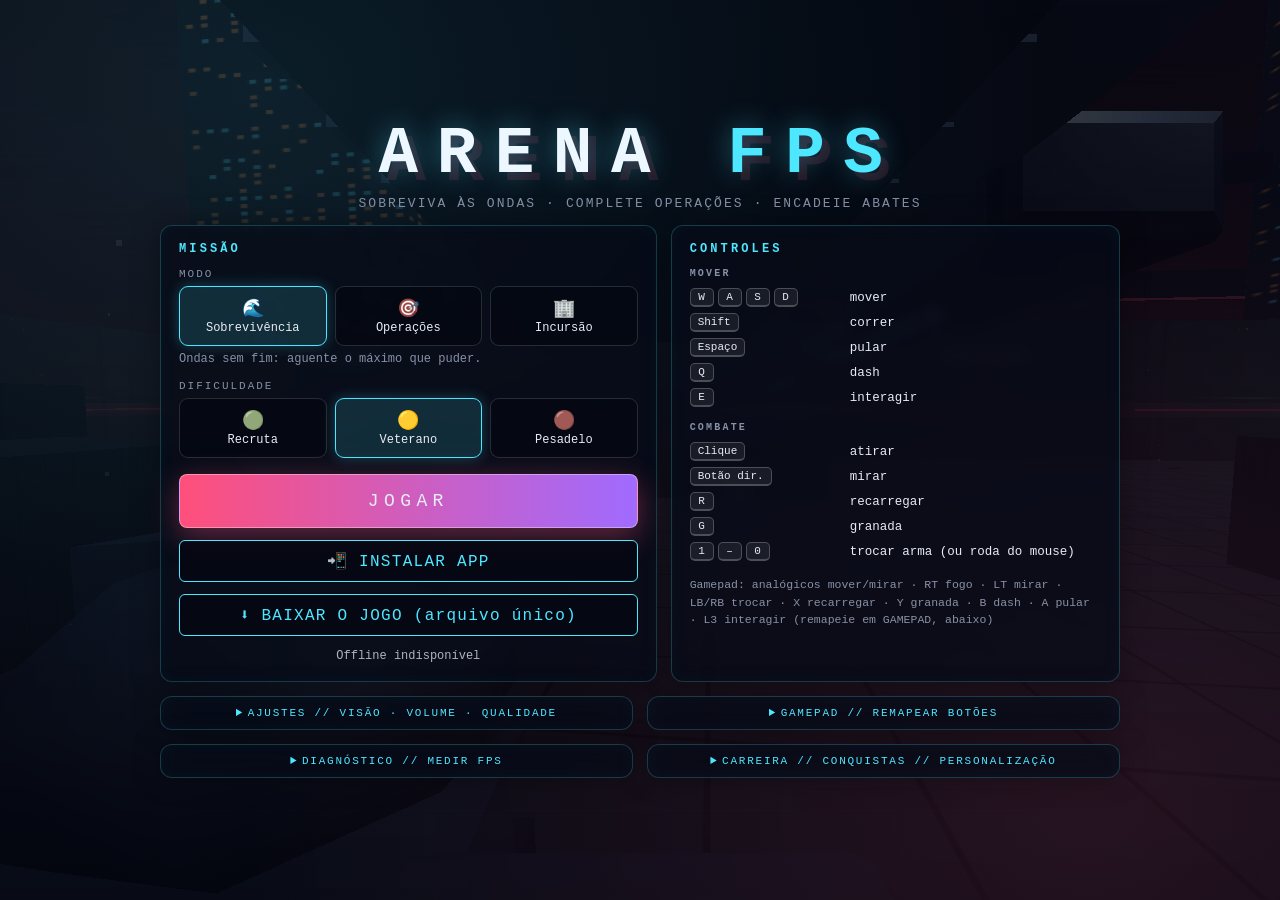
<file: index.html>
<!DOCTYPE html>
<html lang="pt-BR">
<head>
<meta charset="UTF-8">
<meta name="viewport" content="width=device-width, initial-scale=1.0, maximum-scale=1.0, user-scalable=no, viewport-fit=cover">
<meta name="theme-color" content="#050812">
<meta name="description" content="Arena FPS cyberpunk de sobrevivência em ondas e operações táticas offline.">
<meta name="mobile-web-app-capable" content="yes">
<meta name="apple-mobile-web-app-capable" content="yes">
<meta name="apple-mobile-web-app-status-bar-style" content="black-translucent">
<title>Arena FPS — Industrial Sci-Fi · P71</title>
<link rel="stylesheet" href="style.css">
<link rel="manifest" href="manifest.json">
<link rel="icon" href="icon.svg" type="image/svg+xml">
<link rel="apple-touch-icon" href="apple-touch-icon.png">
</head>
<body>
<div id="updateBar" class="hidden" role="alert"><span>Nova versão disponível.</span><button id="updateBtn" type="button">ATUALIZAR</button><button id="updateLater" type="button" aria-label="Dispensar">×</button></div>
<main id="game" aria-label="Arena 3D do jogo"></main>
<div id="hud">
  <div id="vignette"></div>
  <div id="scope"></div>
  <div id="bossBar" class="hidden"><small class="boss-kicker">ALERTA DE CHEFE</small><span id="bossName">CHEFE</span><div><i id="bossFill"></i></div></div>
  <div id="objArrow" class="obj-arrow hidden" aria-hidden="true"><svg viewBox="0 0 40 40"><path d="M20 3 L35 33 L20 26 L5 33 Z"/></svg><span id="objArrowDist">0 m</span></div>
  <section id="objectivePanel" class="panel hidden" aria-live="polite" aria-label="Objetivo atual">
    <div class="objective-kicker">OPERAÇÃO // <span id="objectiveWave">--</span></div>
    <b id="objectiveName">OBJETIVO</b>
    <small id="objectiveHint"></small>
    <div class="objective-progress"><i id="objectiveFill"></i></div>
    <div id="objectiveStatus"></div>
  </section>
  <canvas id="droneOverlay" aria-hidden="true"></canvas>
  <canvas id="radar" width="160" height="160" aria-label="Radar dos inimigos e itens" role="img"></canvas>
  <div id="crosshair"><i></i><i></i><i></i><i></i><b></b></div>
  <div id="terminalPrompt" class="hidden" aria-live="polite"><b> E · OPERAR TERMINAL </b><small>SEGURE PARA INVADIR</small></div>
  <div id="hitmarker"></div>
  <div id="qualityVignette" aria-hidden="true"></div>
  <div id="banner"></div>
  <div id="waveSplash" aria-hidden="true"></div>
  <div id="damageDirection">▲</div>
  <div id="combo"><b id="comboN">x1</b><span>COMBO</span><div><i id="comboBar"></i></div></div>
  <div id="feed"></div>
  <section class="panel" id="health" aria-label="Vida do jogador">
    <div class="label">Vida</div>
    <div class="bar"><div id="hpGhost"></div><div id="hpFill"></div></div>
    <div id="hpTxt">100</div>
  </section>
  <section class="panel" id="stats" aria-label="Estatísticas da partida">
    <div class="label">Pontuação</div>
    <div id="score">000000</div>
    <div class="row"><span>Onda</span><b id="wave">1</b></div>
    <div class="row"><span>Abates</span><b id="kills">0</b></div>
    <div class="row"><span>Restantes</span><b id="remaining">0</b></div>
    <div class="row"><span>Recorde</span><b id="best">0</b></div>
  </section>
  <section class="panel" id="weapon" aria-label="Arma e munição atuais">
    <div id="wname">Pistola</div>
    <small id="wrole">PRECISÃO</small>
    <div id="ammoLine"><span id="ammo">12</span> <small>/ <span id="reserve">72</span></small></div>
    <small id="reloadLabel" aria-live="polite"></small>
    <div id="reloadWrap"><div id="reloadBar"></div></div>
    <div id="grenadeInfo"><kbd>G</kbd> GRANADA <b id="grenades">3</b> <span class="sep">·</span> <b id="creditsHud">0</b>¢</div>
  </section>
  <nav class="panel" id="slots" aria-label="Seleção de armas"></nav>
</div>
<div id="touch">
  <div id="joyZone"></div>
  <div id="lookZone"></div>
  <div id="joyBase" class="idle"><div id="joyKnob"></div></div>
  <div id="cluster">
    <button class="tbtn" id="bFire" type="button">FOGO</button>
    <button class="tbtn" id="bAds" type="button">MIRAR</button>
    <button class="tbtn" id="bReload" type="button">RECAR.</button>
    <button class="tbtn" id="bJump" type="button">PULO</button>
    <button class="tbtn" id="bDash" type="button">DASH</button>
    <button class="tbtn" id="bGrenade" type="button">GRANADA</button>
    <button class="tbtn" id="bInteract" type="button" aria-label="Interagir com o objetivo">USAR</button>
  </div>
  <button class="tbtn" id="bPause" type="button" aria-label="Pausar">II</button>
</div>
<div id="rotateMsg"><span>⟳</span>GIRE O CELULAR<br>PARA O MODO HORIZONTAL</div>
<div id="cineTop" class="cine" aria-hidden="true"></div><div id="cineBot" class="cine" aria-hidden="true"></div>
<div id="sysNotes" aria-live="polite"></div>
<div id="scanFlash" aria-hidden="true"></div>
<button id="deckBtn" class="hidden" type="button" aria-label="Abrir o cyberdeck (tecla T)">⌨ DECK [T]</button>
<div id="deck" class="hidden deck-kali" role="dialog" aria-label="Cyberdeck (simulação, sem rede real)">
  <div class="deck-laptop">
    <header class="deck-bar"><b>CYBERDECK CX-7</b><span>SIMULAÇÃO · SEM REDE REAL</span>
      <div class="deck-chips" aria-live="off"><i id="deckChipScan">SCAN</i><i id="deckChipJam">JAM</i></div>
      <button id="deckCrt" type="button" class="deck-crt" aria-pressed="true" title="Efeito de monitor antigo">CRT</button>
      <div class="deck-skins" role="group" aria-label="Visual do shell"><button type="button" data-skin="kali">KALI</button><button type="button" data-skin="arch">ARCH</button></div>
      <button id="deckClose" type="button" aria-label="Fechar o deck">✕</button></header>
    <div class="deck-panes">
      <section id="paneShell" class="deck-pane on" aria-label="Shell">
        <canvas id="deckRain" aria-hidden="true"></canvas>
        <div id="deckOut" class="deck-out" role="log" aria-live="polite"></div>
        <form id="deckForm" class="deck-in" autocomplete="off"><label id="deckPrompt" for="deckInput"></label><input id="deckInput" autocomplete="off" autocapitalize="off" spellcheck="false" aria-label="Comando"></form>
      </section>
      <section id="paneFiles" class="deck-pane" aria-label="Arquivos (fictícios)">
        <div class="files-wrap"><ul id="filesList" class="files-list"></ul><pre id="filesView" class="files-view">Escolha um arquivo.</pre></div>
      </section>
      <section id="paneNet" class="deck-pane" aria-label="Mapa da rede">
        <canvas id="deckNet" width="640" height="320"></canvas>
      </section>
      <section id="paneDesk" class="deck-pane" aria-label="Área de trabalho">
        <div class="desk-sun" aria-hidden="true"></div>
        <div class="desk-win desk-mon" aria-label="Monitor do sistema"><b>sysmon</b><canvas id="deckMon" width="240" height="120"></canvas></div>
        <div class="desk-win desk-log" aria-label="Registro do sistema"><b>journal</b><pre id="deckLog"></pre></div>
        <div class="desk-icons">
          <button type="button" data-pane="paneShell"><i>▮_</i>Terminal</button>
          <button type="button" data-pane="paneFiles"><i>▤</i>Arquivos</button>
          <button type="button" data-pane="paneNet"><i>◎</i>Rede</button>
        </div>
      </section>
    </div>
    <footer class="deck-task">
      <div class="deck-tabs" role="tablist">
        <button type="button" data-pane="paneDesk" title="Área de trabalho">▣</button>
        <button type="button" data-pane="paneShell" class="on">TERMINAL</button>
        <button type="button" data-pane="paneFiles">ARQUIVOS</button>
        <button type="button" data-pane="paneNet">REDE</button>
      </div>
      <span id="deckClock" class="deck-clock">T+00:00</span>
      <button id="deckBell" type="button" class="deck-bell" aria-label="Avisos do sistema">🔔 <b id="deckBellN">0</b></button>
    </footer>
  </div>
</div>
<div id="incTerm" class="hidden" role="dialog" aria-label="Terminal NEXUS de invasão (cenográfico)">
  <div class="nexus-shell">
    <header class="nexus-topbar">
      <div class="nexus-brand"><i></i><b>NEXUS</b><span>// OPERATIONS CONSOLE</span></div>
      <div id="incStatus" class="nexus-status"><span></span>LINK LOCAL · SIMULAÇÃO</div>
      <div class="nexus-clock">SECURE//SIM</div>
    </header>
    <div class="nexus-layout">
      <aside class="nexus-sidebar" aria-label="Estado do terminal">
        <div class="nexus-kicker">NODE PROFILE</div>
        <div class="nexus-node-card"><strong>NX-<span id="incNodeId">07</span></strong><small>INCURSÃO / EDGE NODE</small><em>● ONLINE</em></div>
        <div class="nexus-meter"><label>INTEGRITY <b>98%</b></label><i><span></span></i></div>
        <div class="nexus-meter"><label>TRACE RISK <b>LOW</b></label><i class="amber"><span></span></i></div>
        <div class="nexus-side-list"><div><span>OS</span><b>NX/ARCHIVE</b></div><div><span>LINK</span><b>FIBER-07</b></div><div><span>MODE</span><b>OFFLINE SIM</b></div></div>
        <div class="nexus-ascii" aria-hidden="true">╭─ NEXUS SHELL ─╮<br>│ access: local │<br>│ crypto: demo   │<br>╰────────────────╯</div>
      </aside>
      <main class="nexus-main">
        <div class="nexus-heading"><div><span class="nexus-kicker">INTRUSION WORKSPACE / FICTITIOUS</span><h2 id="incTitle">TERMINAL</h2></div><div class="nexus-chip">NO EXTERNAL LINK</div></div>
        <p id="incInfo"></p>
        <section class="nexus-network" aria-label="Topologia fictícia da rede">
          <div class="nexus-grid"></div><div class="nexus-scanline"></div>
          <canvas id="incNet" width="720" height="280" aria-label="Rede fictícia em 3D" role="img"></canvas>
          <div class="nexus-overlay nexus-overlay-left">CORE / 01<br><span>ROUTE MAP</span></div><div class="nexus-overlay nexus-overlay-right">PACKET STREAM<br><span>LOCAL ONLY</span></div>
        </section>
        <div class="nexus-console-head"><span>AVAILABLE OPERATIONS</span><b>SELECT TARGET // ENTER TO CONFIRM</b></div>
        <div id="incOptions"></div>
        <div class="nexus-log-wrap"><div class="nexus-log-title"><span>LIVE CONSOLE</span><i>● RECORDING SIMULATION</i></div><pre id="incLog" aria-live="polite">[SIM] aguardando seleção…</pre></div>
        <div class="nexus-disclaimer">[SIMULATION ONLY] Nenhum comando real, rede externa ou sistema operacional é acessado.</div>
        <button id="incConfirm" class="perk-confirm" type="button">CONFIRMAR SELEÇÃO</button>
      </main>
    </div>
  </div>
</div>
<div id="perks" class="hidden">
  <h2>INTERVALO TÁTICO</h2>
  <p id="perkInfo"></p>
  <div id="perkCards"></div>
  <section class="panel shop-panel" aria-label="Loja entre ondas">
    <div class="shop-title">ARSENAL // CRÉDITOS: <b id="credits">0</b>¢ <small>(teclas 4–7)</small></div>
    <div class="shop-grid">
      <button class="shop-item" id="buyDamage" type="button"><span>4 · DANO +10%</span><b></b></button>
      <button class="shop-item" id="buyAmmo" type="button"><span>5 · RESERVA +40%</span><b></b></button>
      <button class="shop-item" id="buyHealth" type="button"><span>6 · VIDA MÁX. +20</span><b></b></button>
      <button class="shop-item" id="buyDash" type="button"><span>7 · DASH −20%</span><b></b></button>
    </div>
  </section>
</div>
<div id="overlay" role="dialog" aria-live="polite" data-view="menu">
  <div class="lobby">
    <header class="lobby-head">
      <h1 id="ovTitle">ARENA <span>FPS</span></h1>
      <p class="tagline">Sobreviva às ondas · complete operações · encadeie abates</p>
      <p id="ovText"></p>
    </header>
    <div class="lobby-cols">
      <section class="lobby-card lobby-setup" aria-label="Missão">
        <h2>MISSÃO</h2>
        <div class="field"><span class="field-label">Modo</span><div class="seg" data-for="modeSelect"></div><p class="seg-note" id="modeNote"></p><select id="modeSelect" aria-label="Modo"><option value="survival">Sobrevivência</option><option value="operations">Operações</option><option value="incursion">Incursão (prédio)</option></select></div>
        <div class="field" id="incField"><span class="field-label">Prédio</span><select id="incLevelSelect" aria-label="Prédio da Incursão"><option value="0">1 · Complexo</option><option value="1">2 · Refinaria</option><option value="2">3 · Laboratório</option><option value="3">4 · Campus (blocos A–E)</option></select></div>
        <div class="field"><span class="field-label">Dificuldade</span><div class="seg" data-for="difficultySelect"></div><select id="difficultySelect" aria-label="Dificuldade"><option value="cadet">Recruta</option><option value="normal" selected>Veterano</option><option value="nightmare">Pesadelo</option></select></div>
        <button id="ovBtn" type="button">JOGAR</button>
        <button id="installBtn" type="button" class="hidden">📲 INSTALAR APP</button>
        <button id="downloadBtn" type="button">⬇ BAIXAR O JOGO (arquivo único)</button>
        <small id="installHint" class="hidden"></small>
        <small id="appStatus" aria-live="polite"></small>
      </section>
      <section class="lobby-card lobby-help" aria-label="Controles">
        <h2>CONTROLES</h2>
        <div id="helpCard"></div>
      </section>
    </div>
    <div class="lobby-extra">
      <details class="lobby-card settings-box">
        <summary>AJUSTES // VISÃO · VOLUME · QUALIDADE</summary>
        <div class="settings">
                    <label>Sensibilidade<input id="sensRange" type="range" min="0.0008" max="0.005" step="0.0001" value="0.0022"></label>
          <label>Campo de visão<input id="fovRange" type="range" min="60" max="100" step="1" value="75"></label>
          <label>Volume<input id="volumeRange" type="range" min="0" max="1" step="0.05" value="0.7"></label>
          <label>Controles<select id="ctrlSelect"><option value="auto" selected>Automático</option><option value="touch">Toque (celular)</option><option value="mouse">Teclado e mouse</option></select></label>
          <label>Radar<select id="radarSelect"><option value="on" selected>Ligado</option><option value="off">Desligado</option></select></label>
          <label class="touch-only">Sensibilidade do toque<input id="touchSens" type="range" min="0.8" max="3.2" step="0.1" value="1.9"></label>
          <label class="touch-only">Tamanho dos botões<input id="btnScale" type="range" min="0.8" max="1.35" step="0.05" value="1"></label>
          <label class="touch-only">Mira assistida<select id="assistSelect"><option value="on" selected>Ligada</option><option value="off">Desligada</option></select></label>
          <label>Estilo da mira<select id="crossStyle"><option value="cross" selected>Cruz</option><option value="dot">Ponto</option><option value="circle">Círculo</option></select></label>
          <label>Cor da mira<select id="crossColor"><option value="weapon" selected>Cor da arma</option><option value="#ffffff">Branca</option><option value="#3ddc84">Verde</option><option value="#4de7ff">Ciano</option><option value="#ffd166">Amarela</option><option value="#ff5a4d">Vermelha</option></select></label>
          <label>Espessura da mira<input id="crossThick" type="range" min="1" max="4" step="0.5" value="2"></label>
          <label>Volume dos sons do deck<input id="deckVolume" type="range" min="0" max="1.5" step="0.1" value="1"></label>
          <label>HUD compacto<select id="hudCompact"><option value="off" selected>Não</option><option value="on">Sim (menos números na tela)</option></select></label>
          <label>Reduzir tremores e flashes<select id="fxReduce"><option value="off" selected>Não</option><option value="on">Sim (tela, flashes e CRT)</option></select></label>
          <label>Qualidade<select id="qualitySelect"><option value="low">Baixa</option><option value="medium" selected>Média</option><option value="high">Alta</option></select></label>
        </div>
      </details>
      <details id="padPanel" class="lobby-card pad-box">
        <summary>GAMEPAD // REMAPEAR BOTÕES</summary>
        <div id="padMap" class="pad-map"></div>
        <p id="padHint" class="pad-hint" aria-live="polite">Clique numa ação e aperte o botão do controle. Se o botão já estiver em uso, os dois trocam de lugar.</p>
        <button id="padReset" type="button" class="pad-reset">Restaurar padrão</button>
      </details>
      <details id="perfLobby" class="lobby-card pad-box">
        <summary>DIAGNÓSTICO // MEDIR FPS</summary>
        <p id="perfLobbyText" class="pad-hint"></p>
        <button id="perfLobbyBtn" type="button" class="pad-reset"></button>
      </details>
      <details id="careerPanel" class="lobby-card career-panel">
        <summary>CARREIRA // CONQUISTAS // PERSONALIZAÇÃO</summary>
        <div id="careerContent"></div>
      </details>
    </div>
  </div>
</div>
<script src="three.min.js"></script>
<script src="industrial-materials.js"></script>
<script src="weapons.js"></script>
<script src="enemies.js"></script>
<script src="upgrades.js"></script>
<script src="maps.js"></script>
<script src="incursion.js"></script>
<script src="terminal-props.js"></script>
<script src="gamepad-map.js"></script>
<script src="deck.js"></script>
<script src="pathfinding.js"></script>
<script src="tactics.js"></script>
<script src="progression.js"></script>
<script src="audio.js"></script>
<script src="perf-telemetry.js"></script>
<script src="script.js"></script>
<script src="app.js"></script>
</body>
</html>
</file>
<file: style.css>
/* ========== VARIÁVEIS E RESET ========== */
:root {
  --bg: #0b0d12;
  --ui: #e8ecf4;
  --muted: #8791a7;
  --accent: #ff5a4d;
  --ok: #3ddc84;
  --warn: #ffc857;
  --glass: rgba(10, 12, 18, .62);
  --line: rgba(255, 255, 255, .12);
}
* { box-sizing: border-box; margin: 0; padding: 0; }
html, body {
  height: 100%; overflow: hidden; background: var(--bg); color: var(--ui);
  font-family: "Courier New", ui-monospace, monospace;
  user-select: none; -webkit-user-select: none;
  -webkit-touch-callout: none; -webkit-tap-highlight-color: transparent; overscroll-behavior: none;
}
canvas { display: block; }
#game { position: fixed; inset: 0; touch-action: none; }

/* ========== HUD ========== */
#hud { position: fixed; inset: 0; pointer-events: none; z-index: 11; touch-action: none; }
.panel {
  position: absolute; background: var(--glass); border: 1px solid var(--line);
  border-radius: 10px; padding: 10px 14px; backdrop-filter: blur(4px);
}

/* Vida (canto inferior esquerdo) */
#health { left: 20px; bottom: 20px; width: 260px; }
.label { font-size: 11px; letter-spacing: .18em; color: var(--muted); text-transform: uppercase; }
.bar { height: 12px; margin-top: 6px; background: rgba(255,255,255,.08); border-radius: 6px; overflow: hidden; }
#hpFill { height: 100%; width: 100%; background: var(--ok); transition: width .15s, background .2s; }
#hpTxt { font-size: 22px; font-weight: bold; margin-top: 4px; }

/* Pontuação e onda (canto superior direito) */
#stats { right: 20px; top: 20px; text-align: right; min-width: 170px; }
#score { font-size: 28px; font-weight: bold; letter-spacing: .08em; }
#stats .row { display: flex; justify-content: space-between; gap: 18px; margin-top: 4px; font-size: 13px; color: var(--muted); }
#stats .row b { color: var(--ui); }

/* Arma e munição (canto inferior direito) */
#weapon { right: 20px; bottom: 20px; text-align: right; min-width: 220px; }
#wname { font-size: 15px; letter-spacing: .14em; text-transform: uppercase; color: var(--warn); }
#wrole { display: block; margin-top: 2px; font-size: 10px; letter-spacing: .18em; opacity: .85; }
#ammoLine { font-size: 44px; font-weight: bold; line-height: 1.1; }
#ammoLine small { font-size: 20px; color: var(--muted); }
#reloadLabel { display: block; min-height: 11px; color: var(--weapon-color, var(--cyan)); font-size: 9px; letter-spacing: .16em; opacity: 0; transition: opacity .12s; }
#reloadWrap { height: 4px; margin-top: 8px; background: rgba(255,255,255,.08); border-radius: 2px; overflow: hidden; opacity: 0; }
#reloadBar { height: 100%; width: 0; background: var(--weapon-color, var(--warn)); box-shadow: 0 0 8px var(--weapon-color, var(--warn)); }

/* Slots de armas (centro inferior) */
#slots { left: 50%; bottom: 20px; transform: translateX(-50%); display: flex; gap: 8px; padding: 8px; max-width: min(900px, calc(100vw - 36px)); overflow-x: auto; overscroll-behavior-x: contain; scrollbar-width: none; }
#slots::-webkit-scrollbar { display: none; }
.slot {
  flex: 0 0 66px; width: 66px; padding: 6px 0; text-align: center; border-radius: 8px;
  border: 1px solid var(--line); color: var(--muted); font-size: 11px; transition: .15s;
}
.slot b { display: block; font-size: 16px; color: var(--ui); }
.slot.locked { opacity: .38; }
.slot.active { border-color: var(--warn); color: var(--warn); background: rgba(255,200,87,.12); transform: translateY(-4px); }

/* Mira fixa no centro */
#crosshair { --gap: 16px; position: fixed; left: 50%; top: 50%; width: 0; height: 0; }
#crosshair i { position: absolute; background: var(--weapon-color, #fff); box-shadow: 0 0 5px var(--weapon-color, #000); }
#crosshair i:nth-child(1) { width: 2px; height: 9px; left: -1px; top: calc(var(--gap) * -1); }
#crosshair i:nth-child(2) { width: 2px; height: 9px; left: -1px; top: var(--gap); }
#crosshair i:nth-child(3) { width: 9px; height: 2px; left: calc(var(--gap) * -1); top: -1px; }
#crosshair i:nth-child(4) { width: 9px; height: 2px; left: var(--gap); top: -1px; }
#crosshair b { position: absolute; width: 3px; height: 3px; left: -1.5px; top: -1.5px; background: var(--weapon-color, var(--accent)); box-shadow: 0 0 7px var(--weapon-color, var(--accent)); }

/* Hitmarker, vinheta de dano, luneta e banner */
#hitmarker { position: fixed; left: 50%; top: 50%; width: 26px; height: 26px; margin: 0; opacity: 0; transform: translate(-50%, -50%) scale(.72); transition: transform .08s ease-out, opacity .08s linear; will-change: transform, opacity; }
#hitmarker::before, #hitmarker::after { content: ""; position: absolute; left: 12px; top: -2px; width: 2px; height: 30px; background: #fff; }
#hitmarker::before { transform: rotate(45deg); } #hitmarker::after { transform: rotate(-45deg); }
#hitmarker.head::before, #hitmarker.head::after { background: var(--accent); }
#hitmarker.shield::before, #hitmarker.shield::after { background: #59e8ff; box-shadow: 0 0 8px #59e8ff; }
#vignette { position: fixed; inset: 0; opacity: 0; background: radial-gradient(ellipse at center, transparent 45%, rgba(255,0,0,.65) 100%); }
#scope { position: fixed; inset: 0; opacity: 0; background:
  radial-gradient(circle at center, transparent 0 26vmin, #000 26.4vmin);
}
#scope::before, #scope::after { content: ""; position: absolute; background: #000; }
#scope::before { left: 50%; top: calc(50% - 26vmin); width: 1px; height: 52vmin; }
#scope::after  { top: 50%; left: calc(50% - 26vmin); height: 1px; width: 52vmin; }
#banner {
  position: fixed; top: 16%; left: 50%; transform: translateX(-50%); opacity: 0;
  font-size: clamp(18px, 3.2vw, 34px); font-weight: bold; letter-spacing: .3em; text-shadow: 0 0 18px rgba(255,90,77,.7);
  text-align: center; white-space: nowrap;
}
#banner small { display: inline-block; margin-top: 6px; font-size: .5em; letter-spacing: .18em; color: var(--warn); }

/* ========== OVERLAY (menu / pausa / game over) ========== */
#overlay {
  position: fixed; inset: 0; display: flex; flex-direction: column; align-items: center; justify-content: flex-start;
  gap: 18px; text-align: center; padding: 24px; z-index: 30;
  overflow-y: auto; touch-action: pan-y;            /* telas baixas (celular deitado) rolam em vez de cortar */
  background: radial-gradient(ellipse at center, rgba(11,13,18,.72), rgba(11,13,18,.95));
}
#overlay > :first-child { margin-top: auto; } #overlay > :last-child { margin-bottom: auto; }
#ovTitle { font-size: clamp(32px, 7vw, 64px); letter-spacing: .22em; }
#ovTitle span { color: var(--accent); }
#ovText { max-width: 560px; line-height: 1.7; color: var(--muted); font-size: 14px; white-space: pre-line; }
#ovText b { color: var(--ui); }
#ovBtn {
  pointer-events: auto; cursor: pointer; font: inherit; font-size: 16px; letter-spacing: .2em;
  padding: 14px 38px; color: var(--ui); background: var(--accent); border: 0; border-radius: 8px;
  box-shadow: 0 8px 28px rgba(255,90,77,.35); transition: transform .15s, box-shadow .15s;
}
#ovBtn:hover { transform: translateY(-2px); box-shadow: 0 12px 34px rgba(255,90,77,.5); }
.settings { position: relative; width: min(420px, 92vw); padding: 12px 16px; display: grid; gap: 8px; text-align: left; }
.settings label { display: grid; grid-template-columns: 1fr 160px; gap: 10px; align-items: center; font-size: 12px; color: var(--muted); }
.settings input, .settings select { width: 100%; accent-color: var(--accent); }
.damage-float { position: fixed; transform: translate(-50%, 0); color: #fff; font-weight: bold; pointer-events: none; text-shadow: 0 2px 4px #000; animation: damageFloat .65s ease-out forwards; }
#damageDirection { position: fixed; top: 50%; left: 50%; z-index: 5; color: var(--accent); font-size: 30px; line-height: 1; opacity: 0; transform-origin: 50% 50%; text-shadow: 0 0 8px #000; pointer-events: none; transition: opacity .12s; }
.damage-float.head { color: var(--accent); }
@keyframes damageFloat { to { opacity: 0; transform: translate(-50%, -36px); } }
.hidden { display: none !important; }

@media (max-width: 720px) {
  #slots { display: none; } #health { width: 180px; } #ammoLine { font-size: 30px; }
}
@media (max-height: 480px) {                         /* menu compacto em celular deitado */
  #overlay { gap: 8px; padding: 12px; } #ovText { font-size: 12px; line-height: 1.45; } #ovBtn { padding: 10px 30px; }
  .settings { grid-template-columns: repeat(3, 1fr); width: min(780px, 96vw); gap: 4px 14px; padding: 6px 12px; }   /* 3 colunas: o botão JOGAR continua visível */
  #ovBtn { position: sticky; bottom: 8px; z-index: 2; }                                                        /* e fica sempre ao alcance do dedo */
  #ovTitle { font-size: clamp(26px, 9vh, 44px); }
  .settings label { grid-template-columns: 1fr; gap: 2px; }
}

/* ========== MODO MOBILE (body.touch) ========== */
#touch { position: fixed; inset: 0; z-index: 10; display: none; touch-action: none; }
body.touch #touch { display: block; }
#joyZone { position: absolute; left: 0; top: 0; width: 46%; height: 100%; touch-action: none; }
#lookZone { position: absolute; right: 0; top: 0; width: 54%; height: 100%; touch-action: none; }
#joyBase {
  position: absolute; left: max(36px, env(safe-area-inset-left)); bottom: max(36px, calc(env(safe-area-inset-bottom) + 18px)); width: 124px; height: 124px; border-radius: 50%;
  border: 2px solid rgba(255,255,255,.28); background: rgba(255,255,255,.06); pointer-events: none; transition: opacity .15s;
}
#joyBase.idle { opacity: .55; }
#joyKnob { position: absolute; left: 50%; top: 50%; width: 56px; height: 56px; margin: -28px 0 0 -28px; border-radius: 50%; background: rgba(255,255,255,.34); border: 2px solid rgba(255,255,255,.55); }
.tbtn {
  position: absolute; display: grid; place-items: center; border-radius: 50%; touch-action: none; cursor: pointer;
  border: 2px solid rgba(255,255,255,.35); background: rgba(10,12,18,.5); color: var(--ui);
  font: bold 10px/1 "Courier New", monospace; letter-spacing: .08em;
}
.tbtn.on { background: rgba(255,90,77,.6); border-color: #fff; }
.tbtn.act { border-color: var(--warn); color: var(--warn); }
#bFire   { right: max(24px, env(safe-area-inset-right)); bottom: 28px; width: 88px; height: 88px; background: rgba(255,90,77,.42); font-size: 13px; }
#bAds    { right: calc(max(24px, env(safe-area-inset-right)) + 100px); bottom: 34px; width: 60px; height: 60px; }
#bReload { right: calc(max(24px, env(safe-area-inset-right)) + 6px); bottom: 128px; width: 56px; height: 56px; }
#bJump   { right: calc(max(24px, env(safe-area-inset-right)) + 72px); bottom: 124px; width: 56px; height: 56px; }
#bDash   { right: calc(max(24px, env(safe-area-inset-right)) + 136px); bottom: 100px; width: 52px; height: 52px; }
#bPause  { left: max(10px, env(safe-area-inset-left)); top: max(82px, calc(env(safe-area-inset-top) + 16px)); width: 38px; height: 38px; font-size: 14px; }
#rotateMsg { position: fixed; inset: 0; z-index: 40; display: none; align-items: center; justify-content: center; flex-direction: column; gap: 12px; background: var(--bg); text-align: center; padding: 24px; color: var(--ui); letter-spacing: .12em; }
#rotateMsg span { font-size: 54px; }
@media (orientation: portrait) { body.touch #rotateMsg { display: flex; } }

body.touch #health { left: max(10px, env(safe-area-inset-left)); top: max(10px, env(safe-area-inset-top)); bottom: auto; width: 150px; padding: 6px 10px; }
body.touch #hpTxt { font-size: 16px; margin-top: 2px; }
body.touch #stats { right: max(10px, env(safe-area-inset-right)); top: max(10px, env(safe-area-inset-top)); min-width: 0; padding: 6px 10px; }
body.touch #score { font-size: 18px; }
body.touch #stats .row { font-size: 11px; gap: 10px; margin-top: 2px; }
body.touch #stats .row:last-child { display: none; }
body.touch #weapon { left: 50%; right: auto; bottom: max(10px, env(safe-area-inset-bottom)); transform: translateX(-50%); min-width: 0; padding: 6px 14px; text-align: center; pointer-events: auto; touch-action: none; }
body.touch #wname { font-size: 12px; } body.touch #ammoLine { font-size: 26px; } body.touch #ammoLine small { font-size: 14px; }
body.touch #slots { display: flex; top: max(10px, env(safe-area-inset-top)); bottom: auto; gap: 4px; padding: 5px; max-width: calc(100vw - env(safe-area-inset-left) - env(safe-area-inset-right) - 16px); pointer-events: auto; touch-action: pan-x; }
body.touch .slot { flex: 0 0 30px; width: 30px; padding: 5px 0; font-size: 0; }          /* só o número; o nome fica no painel da arma */
body.touch .slot b { font-size: 14px; }
body.touch .slot.active { transform: none; }
body.touch #banner { top: 24%; }

/* ========== RADAR (minimapa) ========== */
#radar { position: absolute; left: 20px; top: 20px; width: 140px; height: 140px; border-radius: 50%; background: rgba(10,12,18,.55); border: 1px solid var(--line); }
#radar.off { display: none; }
body.touch #radar { left: calc(max(10px, env(safe-area-inset-left)) + 48px); top: 82px; width: 78px; height: 78px; }   /* ao lado do botão de pausa */
.settings label.touch-only { display: none; } body.touch .settings label.touch-only { display: grid; }
#cluster { position: absolute; right: env(safe-area-inset-right); bottom: max(0px, env(safe-area-inset-bottom)); width: 300px; height: 210px; pointer-events: none; transform: scale(var(--ts, 1)); transform-origin: right bottom; }
#cluster .tbtn { pointer-events: auto; }
body.touch:has(#overlay:not(.hidden)) :is(#touch, #crosshair, #hitmarker) { visibility: hidden; }   /* menu aberto: sem botões nem mira por trás */


/* ========== CHEFE E UPGRADES ========== */
#bossBar { position: absolute; left: 50%; top: 14px; transform: translateX(-50%); width: min(420px, 60vw); text-align: center; letter-spacing: .18em; font-size: 12px; color: #ff9bbf; text-shadow: 0 0 6px #000; }
#bossBar.hidden { display: none; }
#bossBar div { height: 10px; margin-top: 4px; border: 1px solid var(--line); background: rgba(10,12,18,.75); }
#bossFill { display: block; height: 100%; width: 100%; background: linear-gradient(90deg, #ff3b82, #ff7a5c); transition: width .12s; }
body.touch #bossBar { top: 58px; width: min(300px, 40vw); }
#perks { position: fixed; inset: 0; z-index: 31; display: flex; flex-direction: column; align-items: center; justify-content: flex-start; gap: 12px; padding: 20px 16px; overflow-y: auto; touch-action: pan-y;
  background: radial-gradient(ellipse at center, rgba(11,13,18,.82), rgba(11,13,18,.97)); }
#perks.hidden { display: none; }
#perks > :first-child { margin-top: auto; } #perks > :last-child { margin-bottom: auto; }
#perks h2 { margin: 0; letter-spacing: .3em; color: var(--warn); }
#perks p { margin: 0; opacity: .8; font-size: 13px; text-align: center; }
#perkCards { display: flex; gap: 12px; flex-wrap: wrap; justify-content: center; }
.perk { width: 210px; min-height: 130px; padding: 14px; text-align: left; border: 1px solid var(--line); background: rgba(16,19,28,.92); color: var(--ui); font: inherit; font-size: 13px; line-height: 1.4; cursor: pointer; border-radius: 10px; transition: transform .12s, border-color .12s; }
.perk:hover, .perk:focus-visible { border-color: var(--warn); transform: translateY(-3px); outline: none; }
.perk b { display: block; color: var(--warn); font-size: 15px; margin-bottom: 6px; }
.perk small { display: block; opacity: .7; margin-top: 8px; }
@media (max-height: 480px) { .perk { width: 185px; min-height: 96px; padding: 10px; font-size: 12px; } #perks { padding: 10px; gap: 8px; } }
body.touch:has(#perks:not(.hidden)) :is(#touch, #crosshair, #hitmarker, #radar, #bossBar) { visibility: hidden; }


/* ========== COMBO, FEED, GRANADA E LOJA (vindos da versão Neon Rebellion) ========== */
#combo { position: fixed; left: 50%; top: 58%; transform: translate(-50%, 10px) scale(.9); opacity: 0; text-align: center; pointer-events: none; transition: opacity .2s, transform .2s; }
#combo.on { opacity: 1; transform: translate(-50%, 0) scale(1); }
#combo b { display: block; font-size: 30px; color: var(--warn); text-shadow: 0 0 14px rgba(255,200,87,.5); }
#combo span { font-size: 10px; letter-spacing: .2em; color: var(--muted); }
#combo div { width: 80px; height: 3px; margin: 4px auto 0; background: rgba(255,255,255,.15); border-radius: 2px; overflow: hidden; }
#combo i { display: block; height: 100%; width: 0; background: var(--warn); }
#feed { position: fixed; left: 20px; top: 196px; display: flex; flex-direction: column; gap: 4px; pointer-events: none; }
.feedItem { font-size: 12px; padding: 4px 10px; border-left: 2px solid var(--accent); background: rgba(11,13,18,.6); border-radius: 0 6px 6px 0; animation: feedIn .24s cubic-bezier(.18,.75,.25,1); transition: opacity .42s ease, transform .42s cubic-bezier(.2,.7,.25,1); }
.feedItem.hot { border-color: var(--warn); color: var(--warn); }
.feedItem.out { opacity: 0; transform: translateX(-12px); }
@keyframes feedIn { from { opacity: 0; transform: translateX(-16px); } }
.tagline { margin: -8px 0 0; font-size: 12px; text-transform: uppercase; color: var(--warn); text-align: center; }
#grenadeInfo { margin-top: 6px; font-size: 11px; letter-spacing: .12em; color: var(--muted); }
#grenadeInfo b { color: #35d6c8; }
#grenadeInfo kbd { font: inherit; padding: 0 5px; border: 1px solid var(--line); border-radius: 4px; }
body.touch #grenadeInfo kbd { display: none; }
#bGrenade { right: calc(max(24px, env(safe-area-inset-right)) + 160px); bottom: 160px; width: 52px; height: 52px; font-size: 8.5px; letter-spacing: 0; color: #35d6c8; }
.shop-panel { position: relative; width: min(560px, 92vw); padding: 12px 14px; border-color: rgba(77,231,255,.4); }
.shop-title { margin-bottom: 10px; color: #4de7ff; font-size: 13px; letter-spacing: .16em; }
.shop-title b { color: var(--warn); } .shop-title small { opacity: .6; letter-spacing: 0; }
.shop-grid { display: grid; grid-template-columns: 1fr 1fr; gap: 8px; }
.shop-item { display: flex; justify-content: space-between; align-items: center; gap: 14px; padding: 12px; border: 1px solid rgba(77,231,255,.25); background: rgba(77,231,255,.06); color: #e8f8ff; font: inherit; font-size: 11px; letter-spacing: .08em; cursor: pointer; border-radius: 8px; }
.shop-item:hover:not(:disabled) { border-color: #4de7ff; background: rgba(77,231,255,.14); }
.shop-item:disabled { opacity: .45; cursor: not-allowed; }
.shop-item b { color: var(--warn); white-space: nowrap; }
@media (max-height: 500px) { #feed { top: 130px; } #combo b { font-size: 22px; } .tagline { display: none; } .shop-item { padding: 8px 10px; } .shop-panel { padding: 8px 12px; } }
@media (max-width: 720px) { .shop-grid { grid-template-columns: 1fr; } }
body.touch:has(#perks:not(.hidden)) :is(#combo, #feed) { visibility: hidden; }


/* ===== TEMA NEON REBELLION (paleta, brilho e HUD de chefe — vindo da versão do aluno) ===== */
:root { --accent: #ff4f7b; --cyan: #4de7ff; --violet: #9e7bff; --glass: rgba(7,12,24,.72); --line: rgba(77,231,255,.22); }
body { background: #050812; }
#game::after { content: ""; position: fixed; inset: 0; pointer-events: none; z-index: 1; mix-blend-mode: screen;
  background: linear-gradient(90deg, rgba(77,231,255,.035), transparent 35%, transparent 65%, rgba(255,79,123,.035)); }   /* ciano à esquerda, rosa à direita */
.panel { border-color: rgba(77,231,255,.22); box-shadow: 0 0 24px rgba(0,0,0,.22), inset 0 0 18px rgba(77,231,255,.025); }
#overlay { background: radial-gradient(ellipse at 50% 42%, rgba(10,23,43,.72), rgba(3,6,16,.97)); }
#perks { background: radial-gradient(ellipse at 50% 42%, rgba(10,23,43,.84), rgba(3,6,16,.97)); }
#ovTitle { color: #ecf7ff; letter-spacing: .28em; text-shadow: 0 0 28px rgba(77,231,255,.42), 8px 8px 0 rgba(255,79,123,.12); animation: titlePulse 3s ease-in-out infinite; }
#ovTitle span { color: var(--cyan); }
@keyframes titlePulse { 50% { text-shadow: 0 0 46px rgba(77,231,255,.6), 8px 8px 0 rgba(255,79,123,.12); } }
#ovBtn { background: linear-gradient(100deg, #ff4f7b, #9e4dff); border: 1px solid rgba(255,255,255,.38); box-shadow: 0 0 26px rgba(255,79,123,.34); }
#ovBtn:hover { transform: translateY(-2px); filter: brightness(1.12); }
#crosshair b { background: var(--weapon-color, var(--cyan)); }
#terminalPrompt {
  position: fixed; left: 50%; top: calc(50% + 58px); transform: translateX(-50%); z-index: 8;
  display: flex; flex-direction: column; align-items: center; gap: 3px; min-width: 190px; padding: 8px 14px;
  border: 1px solid rgba(77,231,255,.78); border-radius: 5px; background: rgba(4,12,22,.86);
  color: var(--cyan); box-shadow: 0 0 18px rgba(77,231,255,.2), inset 0 0 12px rgba(77,231,255,.06);
  font: 11px ui-monospace, "Courier New", monospace; letter-spacing: .14em; text-align: center; pointer-events: none;
}
#terminalPrompt.hidden { display: none; }
#terminalPrompt b { font-weight: 700; }
#terminalPrompt small { color: var(--warn); font-size: 9px; letter-spacing: .18em; }
body.touch #terminalPrompt { top: calc(50% + 42px); min-width: 150px; padding: 6px 9px; font-size: 9px; }
body.touch #terminalPrompt small { font-size: 8px; }
@media (prefers-reduced-motion: reduce) { #terminalPrompt { transition: none; } }
#wname { color: var(--weapon-color, var(--cyan)); }
#radar { border-color: rgba(77,231,255,.35); box-shadow: 0 0 20px rgba(77,231,255,.08); }
#grenadeInfo .sep { opacity: .4; } #grenadeInfo b:last-of-type { color: var(--warn); }
/* HUD do chefe: painel rosa com "alerta", nome e barra com brilho */
#bossBar { top: 20px; padding: 8px 14px 10px; background: var(--glass); border: 1px solid rgba(255,79,123,.5); border-radius: 10px; box-shadow: 0 0 26px rgba(255,79,123,.16); }
.boss-kicker { display: block; color: #ff4f7b; font-size: 9px; letter-spacing: .25em; }
#bossName { display: block; margin: 3px 0 6px; color: #fff; font-size: 15px; letter-spacing: .18em; }
#bossBar div { height: 8px; margin-top: 0; background: rgba(255,255,255,.1); border-color: rgba(255,79,123,.3); }
#bossFill { background: linear-gradient(90deg, #ff4f7b, #ffb04d); box-shadow: 0 0 12px #ff4f7b; }
/* telas baixas (481–600 px): menu compacto em 3 colunas e botão JOGAR sempre visível */
@media (min-height: 481px) and (max-height: 600px) {
  .settings { grid-template-columns: repeat(3, 1fr); width: min(780px, 96vw); gap: 4px 14px; padding: 6px 12px; }
  .settings label { grid-template-columns: 1fr; gap: 2px; }
  #ovBtn { position: sticky; bottom: 8px; z-index: 2; }
  #ovTitle { font-size: clamp(28px, 8vh, 44px); } #ovText { font-size: 13px; line-height: 1.5; }
}
body.touch #bossBar { top: 52px; padding: 5px 10px 7px; } body.touch #bossName { font-size: 10px; letter-spacing: .08em; margin-bottom: 4px; }
@media (prefers-reduced-motion: reduce) { *, *::before, *::after { animation-duration: .01ms !important; transition-duration: .01ms !important; } }

/* ========== OPERAÇÕES, CARREIRA E ACABAMENTO DE INTERFACE ========== */
#objectivePanel {
  position: absolute; left: 50%; top: 20px; transform: translateX(-50%); width: min(360px, 42vw);
  padding: 11px 14px; border-color: rgba(77,231,255,.48); background: rgba(5,13,25,.82);
  box-shadow: 0 0 22px rgba(77,231,255,.12), inset 0 0 18px rgba(77,231,255,.035); text-align: left;
}
.objective-kicker { color: var(--cyan); font-size: 9px; letter-spacing: .22em; }
#objectiveName { display: block; margin-top: 4px; color: var(--ui); font-size: 13px; letter-spacing: .12em; }
#objectiveHint { display: block; margin-top: 4px; color: var(--muted); font-size: 10px; line-height: 1.45; }
.objective-progress { height: 4px; margin-top: 8px; border-radius: 4px; background: rgba(255,255,255,.12); overflow: hidden; }
#objectiveFill { display: block; height: 100%; width: 0; background: linear-gradient(90deg, var(--cyan), #9e7bff); box-shadow: 0 0 12px var(--cyan); transition: width .12s linear; }
#objectiveStatus { margin-top: 5px; min-height: 12px; color: var(--warn); font-size: 9px; letter-spacing: .1em; }
body.touch #objectivePanel { top: 10px; left: 50%; width: min(260px, 42vw); padding: 7px 9px; }
body.touch #bossBar { top: 70px; }
.settings { max-height: min(38vh, 360px); overflow-y: auto; scrollbar-color: var(--cyan) transparent; scrollbar-width: thin; }
.settings::-webkit-scrollbar { width: 6px; }
.settings::-webkit-scrollbar-thumb { background: rgba(77,231,255,.55); border-radius: 4px; }
.settings label { color: #aab6cc; }
.settings select { min-height: 30px; padding: 4px 7px; background: #0c1422; color: var(--ui); border: 1px solid rgba(77,231,255,.24); border-radius: 5px; font: inherit; font-size: 11px; }
.settings select:focus-visible, .settings input:focus-visible { outline: 2px solid var(--cyan); outline-offset: 2px; }
.career-panel { position: relative; width: min(620px, 94vw); max-height: 30vh; padding: 10px 14px; overflow: auto; text-align: left; pointer-events: auto; border-color: rgba(158,123,255,.38); background: rgba(5,10,21,.88); }
.career-panel summary { cursor: pointer; color: var(--cyan); font-size: 11px; letter-spacing: .16em; text-align: center; }
#careerContent { display: grid; grid-template-columns: 1fr 1fr; gap: 10px 18px; padding-top: 12px; font-size: 10px; }
.career-stats { color: var(--muted); line-height: 1.8; }
.career-stats b { color: var(--ui); }
.career-section h3 { margin: 0 0 6px; color: var(--warn); font-size: 10px; letter-spacing: .14em; }
.career-list { display: grid; gap: 5px; color: var(--muted); }
.career-row { display: flex; justify-content: space-between; gap: 8px; border-bottom: 1px solid rgba(255,255,255,.06); padding-bottom: 3px; }
.career-row.done { color: var(--ok); }
.career-row.locked { opacity: .58; }
.career-row small { color: var(--cyan); white-space: nowrap; }
.skin-select-row { display: flex; align-items: center; gap: 8px; margin-top: 8px; color: var(--muted); }
.skin-select-row select { min-width: 150px; padding: 5px 7px; background: #0c1422; color: var(--ui); border: 1px solid rgba(77,231,255,.25); border-radius: 5px; font: inherit; }
body[data-skin="violet"] { --accent: #b18cff; --cyan: #c3adff; --warn: #f1c7ff; }
body[data-skin="gold"] { --accent: #ffc857; --cyan: #ffe28a; --warn: #ff9f43; }
body[data-skin="mint"] { --accent: #51e5b0; --cyan: #63fff0; --warn: #befc90; }
body[data-skin="aurora"] { --accent: #72d8ff; --cyan: #a5ffe8; --warn: #d7a8ff; }
#ovBtn, .shop-item, .perk { outline-offset: 3px; }
#ovBtn:focus-visible, .shop-item:focus-visible, .perk:focus-visible, .career-panel summary:focus-visible { outline: 2px solid var(--cyan); }
#bInteract { right: calc(max(24px, env(safe-area-inset-right)) + 214px); bottom: 26px; width: 56px; height: 56px; color: var(--cyan); border-color: rgba(77,231,255,.7); }
@media (max-width: 720px) {
  #objectivePanel { width: min(310px, 46vw); }
  #careerContent { grid-template-columns: 1fr; }
  .career-panel { max-height: 26vh; }
}
@media (max-height: 600px) {
  #objectivePanel { top: 8px; padding: 6px 9px; }
  #objectiveHint { display: none; }
  .settings { max-height: 39vh; }
  .career-panel { max-height: 20vh; }
}

/* ========== DIAGNÓSTICO P18 (presente apenas com ?perf=1) ========== */
#perfPanel {
  position: fixed; z-index: 60; top: 10px; left: 10px; width: min(390px, calc(100vw - 20px));
  padding: 9px 11px; border: 1px solid rgba(77,231,255,.55); border-radius: 6px;
  background: rgba(3,8,16,.94); color: #cceeff; pointer-events: auto; contain: layout paint style;
  font: 10px/1.4 ui-monospace, "Courier New", monospace; box-shadow: 0 0 12px rgba(0,0,0,.45);
}
#perfPanel[hidden] { display: none !important; }
#perfPanel header { display: flex; justify-content: space-between; gap: 8px; color: #4de7ff; font-weight: bold; letter-spacing: .08em; }
#perfPanel pre { margin: 6px 0; white-space: pre-wrap; overflow-wrap: anywhere; color: #dbe6f3; font: inherit; }
#perfPanel footer { display: flex; gap: 6px; flex-wrap: wrap; }
#perfPanel button { padding: 4px 7px; border: 1px solid rgba(77,231,255,.4); border-radius: 3px; background: #101b2a; color: #dbe6f3; font: inherit; cursor: pointer; }
#perfPanel button:hover { border-color: #4de7ff; color: #4de7ff; }
#perfToggle { position: fixed; z-index: 60; top: 10px; left: 10px; padding: 8px 10px; border: 1px solid #4de7ff; border-radius: 4px; background: rgba(3,8,16,.94); color: #4de7ff; font: bold 10px ui-monospace, "Courier New", monospace; }
#perfPanel:not([hidden]) + #perfToggle { display: none; }
body.touch #perfPanel { top: auto; bottom: 10px; width: min(360px, calc(100vw - 20px)); }
body.touch #perfToggle { top: 10px; left: 10px; }
body.touch #perfPanel pre { max-height: 28vh; overflow: auto; }
@media (prefers-reduced-motion: reduce) { #objectiveFill { transition: none; } }

/* ===== Incursão: terminal de invasão (cenográfico) ===== */
#incTerm { position: fixed; inset: 0; z-index: 32; display: flex; align-items: center; justify-content: center; padding: clamp(10px, 2.5vw, 30px); overflow-y: auto; background: radial-gradient(circle at 50% 35%, rgba(12,37,56,.65), rgba(2,5,12,.97) 72%); touch-action: pan-y; font-family: ui-monospace, SFMono-Regular, Menlo, Consolas, monospace; }
#incTerm.hidden { display: none; }
.nexus-shell { width: min(1120px, 100%); min-height: min(720px, 92vh); border: 1px solid rgba(77,231,255,.48); background: linear-gradient(145deg, rgba(8,18,29,.98), rgba(5,10,18,.98)); box-shadow: 0 0 0 1px rgba(255,176,77,.12), 0 24px 80px rgba(0,0,0,.6), 0 0 40px rgba(77,231,255,.12); position: relative; overflow: hidden; }
.nexus-shell::before { content: ''; position: absolute; inset: 0; pointer-events: none; opacity: .18; background: repeating-linear-gradient(0deg, transparent 0 3px, rgba(130,220,255,.04) 4px, transparent 5px); mix-blend-mode: screen; }
.nexus-topbar { min-height: 42px; display: flex; align-items: center; gap: 18px; padding: 0 18px; border-bottom: 1px solid rgba(77,231,255,.25); background: rgba(10,24,36,.9); font-size: 10px; letter-spacing: .12em; }
.nexus-brand { display: flex; align-items: center; gap: 7px; color: #dffaff; white-space: nowrap; }.nexus-brand i { width: 8px; height: 8px; border-radius: 50%; background: #3ddc84; box-shadow: 0 0 12px #3ddc84; animation: nexusPulse 1.8s infinite; }.nexus-brand b { color: #4de7ff; letter-spacing: .28em; }.nexus-brand span { opacity: .55; }.nexus-status { margin-left: auto; color: #7cf0c1; }.nexus-status span { display: inline-block; width: 5px; height: 5px; margin-right: 6px; border-radius: 50%; background: #ffc857; box-shadow: 0 0 8px #ffc857; }.nexus-clock { color: #708b9c; }
.nexus-layout { display: grid; grid-template-columns: 205px 1fr; min-height: 660px; position: relative; }.nexus-sidebar { padding: 24px 16px; border-right: 1px solid rgba(77,231,255,.18); background: linear-gradient(180deg, rgba(12,29,43,.85), rgba(5,13,22,.65)); }.nexus-kicker { color: #6f9bae; font-size: 9px; letter-spacing: .18em; }.nexus-node-card { margin: 12px 0 22px; padding: 13px 11px; border: 1px solid rgba(77,231,255,.3); background: rgba(11,29,41,.7); }.nexus-node-card strong { display: block; color: #e9fbff; font-size: 24px; letter-spacing: .15em; }.nexus-node-card small { display: block; margin-top: 5px; color: #7795a2; font-size: 8px; }.nexus-node-card em { display: block; margin-top: 12px; color: #3ddc84; font-size: 9px; font-style: normal; }.nexus-meter { margin: 14px 0; }.nexus-meter label { display: flex; justify-content: space-between; color: #8ba5b1; font-size: 9px; }.nexus-meter label b { color: #dffaff; font-weight: 400; }.nexus-meter i { display: block; height: 4px; margin-top: 6px; background: #172b35; }.nexus-meter i span { display: block; width: 78%; height: 100%; background: #4de7ff; box-shadow: 0 0 8px #4de7ff; }.nexus-meter i.amber span { width: 24%; background: #ffc857; box-shadow: 0 0 8px #ffc857; }.nexus-side-list { margin-top: 25px; border-top: 1px solid rgba(77,231,255,.16); }.nexus-side-list div { display: flex; justify-content: space-between; gap: 8px; padding: 9px 0; border-bottom: 1px solid rgba(77,231,255,.1); font-size: 8px; }.nexus-side-list span { color: #638291; }.nexus-side-list b { color: #b4d7df; font-weight: 400; text-align: right; }.nexus-ascii { margin-top: 28px; color: #447081; font-size: 8px; line-height: 1.8; }
.nexus-main { min-width: 0; padding: 22px clamp(16px, 3vw, 34px) 20px; }.nexus-heading { display: flex; align-items: flex-end; justify-content: space-between; gap: 12px; }.nexus-heading h2 { margin: 5px 0 0; color: #e9fbff; font-size: clamp(17px, 2.4vw, 28px); letter-spacing: .15em; }.nexus-chip { padding: 5px 8px; border: 1px solid rgba(61,220,132,.35); color: #7cf0c1; font-size: 8px; white-space: nowrap; }.nexus-main > p { min-height: 30px; margin: 8px 0 14px; color: #9cb6c0; font-size: 11px; line-height: 1.5; }.nexus-network { position: relative; height: clamp(190px, 31vh, 280px); overflow: hidden; border: 1px solid rgba(77,231,255,.4); background: #06121d; box-shadow: inset 0 0 35px rgba(77,231,255,.1); }.nexus-grid { position: absolute; inset: 0; opacity: .3; background-image: linear-gradient(rgba(77,231,255,.14) 1px, transparent 1px), linear-gradient(90deg, rgba(77,231,255,.14) 1px, transparent 1px); background-size: 28px 28px; transform: perspective(320px) rotateX(22deg) scale(1.2); transform-origin: bottom; }.nexus-scanline { position: absolute; inset: -20% 0 auto; height: 2px; background: rgba(77,231,255,.35); box-shadow: 0 0 18px #4de7ff; animation: nexusScan 4.5s linear infinite; pointer-events: none; }.nexus-network canvas { position: relative; z-index: 1; width: 100%; height: 100%; image-rendering: auto; }.nexus-overlay { position: absolute; z-index: 2; top: 10px; color: #6f9bae; font-size: 8px; line-height: 1.5; pointer-events: none; }.nexus-overlay span { color: #3d6471; }.nexus-overlay-left { left: 12px; }.nexus-overlay-right { right: 12px; text-align: right; }
.nexus-console-head { display: flex; justify-content: space-between; gap: 12px; margin: 16px 0 8px; color: #4de7ff; font-size: 9px; letter-spacing: .12em; }.nexus-console-head b { color: #6f8490; font-size: 8px; font-weight: 400; }.nexus-main #incOptions { display: grid; grid-template-columns: repeat(3, minmax(0, 1fr)); gap: 8px; }.nexus-main #incOptions .perk { min-height: 90px; width: auto; padding: 11px; border-radius: 0; border-color: rgba(77,231,255,.22); background: rgba(10,28,40,.8); font-family: inherit; font-size: 10px; }.nexus-main #incOptions .perk:hover, .nexus-main #incOptions .perk:focus-visible { transform: translateY(-2px); border-color: #4de7ff; box-shadow: 0 0 16px rgba(77,231,255,.15); }.nexus-main #incOptions .perk b { color: #ffc857; font-size: 11px; }.nexus-main #incOptions .perk.on { border-color: #ffc857; box-shadow: 0 0 0 1px #ffc857 inset, 0 0 18px rgba(255,200,87,.13); background: rgba(55,43,22,.65); }.nexus-log-wrap { margin-top: 12px; border: 1px solid rgba(77,231,255,.2); background: rgba(2,8,13,.8); }.nexus-log-title { display: flex; justify-content: space-between; padding: 7px 10px; border-bottom: 1px solid rgba(77,231,255,.16); color: #6f9bae; font-size: 8px; letter-spacing: .12em; }.nexus-log-title i { color: #3ddc84; font-style: normal; }.nexus-log-wrap pre { margin: 0; min-height: 41px; padding: 9px 10px; color: #7cf0c1; font: 10px/1.5 inherit; white-space: pre-wrap; }.nexus-disclaimer { margin: 9px 0; color: #55717d; font-size: 8px; }.perk-confirm { display: block; width: 100%; padding: 11px 20px; border: 1px solid rgba(255,200,87,.65); border-radius: 0; font: inherit; font-weight: 700; letter-spacing: .16em; color: #071017; background: linear-gradient(90deg, #ffc857, #4de7ff); cursor: pointer; }.perk-confirm:hover:not(:disabled), .perk-confirm:focus-visible { filter: brightness(1.15); box-shadow: 0 0 20px rgba(77,231,255,.25); outline: none; }.perk-confirm:disabled { opacity: .35; cursor: not-allowed; filter: saturate(.4); }
@keyframes nexusPulse { 50% { opacity: .45; transform: scale(.7); } } @keyframes nexusScan { from { transform: translateY(0); } to { transform: translateY(520px); } }
@media (max-width: 700px) { .nexus-layout { grid-template-columns: 1fr; min-height: auto; }.nexus-sidebar { display: none; }.nexus-topbar { padding: 0 10px; gap: 8px; }.nexus-brand span, .nexus-clock { display: none; }.nexus-status { font-size: 8px; }.nexus-main { padding: 16px 12px; }.nexus-main #incOptions { grid-template-columns: 1fr; }.nexus-main #incOptions .perk { min-height: 68px; }.nexus-network { height: 190px; }.nexus-console-head b { display: none; } }
@media (max-height: 520px) {
  #incTerm { align-items: flex-start; justify-content: flex-start; padding: 8px; }
  .nexus-shell { min-height: 0; }
  .nexus-layout { min-height: 0; grid-template-columns: 150px minmax(0,1fr); }
  .nexus-sidebar { padding: 10px; }.nexus-node-card { margin: 8px 0 10px; padding: 8px; }
  .nexus-side-list { margin-top: 8px; }.nexus-ascii { display: none; }
  .nexus-main { padding: 10px 14px; }.nexus-main > p { min-height: 0; margin: 4px 0 8px; }
  .nexus-network { height: clamp(95px, 24vh, 140px); }
  .nexus-console-head { margin: 8px 0 6px; }.nexus-main #incOptions .perk { min-height: 62px; padding: 8px; }
  .nexus-log-wrap { margin-top: 7px; }.nexus-disclaimer { margin: 5px 0; }.perk-confirm { padding: 8px 12px; }
}
@media (max-height: 420px) { .nexus-layout { grid-template-columns: 1fr; }.nexus-sidebar { display: none; }.nexus-network { height: clamp(80px, 21vh, 110px); }.nexus-main { padding: 8px 12px; }.nexus-main #incOptions { gap: 5px; }.nexus-main #incOptions .perk { min-height: 52px; } }
@media (prefers-reduced-motion: reduce) { .nexus-brand i, .nexus-scanline { animation: none; }.nexus-shell::before { display: none; } }
body.touch:has(#incTerm:not(.hidden)) :is(#touch, #crosshair, #hitmarker, #radar, #bossBar, #combo, #feed) { visibility: hidden; }

/* P25: marcadores 3D do drone (canvas por cima da cena, não captura cliques) */
#droneOverlay { position: fixed; inset: 0; width: 100%; height: 100%; pointer-events: none; z-index: 4; }

/* ===== P30: CYBERDECK (laptop com shell Kali/Arch, tudo simulado) ===== */
#deckBtn { position: fixed; right: 14px; bottom: 150px; z-index: 6; padding: 8px 12px; font: 600 12px ui-monospace, Menlo, Consolas, monospace; color: #cfe9ff; background: rgba(8,16,28,.78); border: 1px solid rgba(110,170,255,.55); border-radius: 8px; cursor: pointer; backdrop-filter: blur(4px); }
#deckBtn.hidden, #deck.hidden { display: none; }
#deck { --bg: #0e1522; --fg: #d7e0ee; --ac: #5b8def; --dim: #7b8aa3; --ok: #4be08a; --warn: #ffc857; --err: #ff6b6b;
  position: fixed; inset: 0; z-index: 34; display: flex; align-items: center; justify-content: center; padding: clamp(8px, 2.5vw, 28px); background: rgba(2,5,12,.82); font-family: ui-monospace, SFMono-Regular, Menlo, Consolas, monospace; }
#deck.deck-arch { --bg: #0a0c0f; --fg: #cfd6dd; --ac: #1793d1; --dim: #6b7682; }
.deck-laptop { width: min(900px, 100%); max-height: 100%; display: flex; flex-direction: column; background: var(--bg); color: var(--fg); border: 2px solid var(--ac); border-radius: 14px; box-shadow: 0 0 0 8px #11151c, 0 24px 70px rgba(0,0,0,.65), 0 0 40px color-mix(in srgb, var(--ac) 35%, transparent); overflow: hidden; }
.deck-bar { display: flex; align-items: center; gap: 12px; padding: 8px 12px; background: color-mix(in srgb, var(--ac) 18%, #000); font-size: 12px; }
.deck-bar b { letter-spacing: .12em; } .deck-bar span { color: var(--dim); flex: 1; }
.deck-skins { display: flex; gap: 6px; }
.deck-bar button { font: inherit; color: var(--fg); background: transparent; border: 1px solid var(--dim); border-radius: 6px; padding: 3px 9px; cursor: pointer; }
.deck-skins button.on { border-color: var(--ac); background: color-mix(in srgb, var(--ac) 30%, transparent); }
.deck-out { flex: 1; min-height: clamp(110px, 32vh, 220px); max-height: 58vh; overflow-y: auto; padding: 12px 14px; font-size: 13px; line-height: 1.5; white-space: pre-wrap; word-break: break-word; }
.deck-out .dim { color: var(--dim); } .deck-out .ok { color: var(--ok); } .deck-out .warn { color: var(--warn); } .deck-out .err { color: var(--err); } .deck-out .top, .deck-in label .top { color: var(--ac); }
.deck-in { display: flex; align-items: flex-start; gap: 8px; padding: 8px 14px 12px; border-top: 1px solid color-mix(in srgb, var(--ac) 30%, transparent); font-size: 13px; }
.deck-in label { white-space: pre; color: var(--ok); line-height: 1.5; }
.deck-in input { flex: 1; min-width: 0; background: transparent; color: var(--fg); border: 0; outline: 0; font: inherit; line-height: 1.5; caret-color: var(--ac); }
@media (max-width: 560px) { .deck-bar span { display: none; } #deckBtn { bottom: 190px; } }

/* P31: detalhes do deck — chips de recarga, linhas CRT, cursor */
.deck-chips { display: flex; gap: 6px; font-style: normal; }
.deck-chips i { font-style: normal; padding: 2px 8px; border-radius: 999px; border: 1px solid var(--dim); color: var(--dim); font-size: 11px; white-space: nowrap; }
.deck-chips i.ready { color: var(--ok); border-color: var(--ok); } .deck-chips i.active { color: #0b0f14; background: var(--warn); border-color: var(--warn); }
.deck-laptop { position: relative; }
.deck-laptop::after { content: ''; position: absolute; inset: 0; pointer-events: none; border-radius: 12px; background: repeating-linear-gradient(0deg, rgba(255,255,255,.035) 0 1px, transparent 1px 3px); mix-blend-mode: overlay; }
.deck-out .hint { color: var(--dim); font-style: italic; }
@media (max-width: 760px) { .deck-chips { display: none; } }

/* P33: animações do deck (respeitam prefers-reduced-motion) */
@keyframes deckLid { from { transform: perspective(900px) rotateX(-28deg) translateY(36px) scale(.96); opacity: 0; } to { transform: none; opacity: 1; } }
@keyframes chipPulse { 0%, 100% { box-shadow: 0 0 0 0 color-mix(in srgb, var(--ok) 55%, transparent); } 50% { box-shadow: 0 0 0 5px transparent; } }
@keyframes deckGlitch { 0% { transform: translate(0); filter: none; } 20% { transform: translate(-3px, 1px); filter: hue-rotate(40deg) saturate(1.8); } 40% { transform: translate(3px, -1px); } 60% { transform: translate(-2px, 0); filter: hue-rotate(-40deg); } 100% { transform: none; filter: none; } }
#deck:not(.hidden) .deck-laptop { animation: deckLid .28s ease-out; }
.deck-chips i.ready { animation: chipPulse 1.6s ease-in-out infinite; }
#deck .deck-laptop.glitch { animation: deckGlitch .32s steps(2, end); }
@media (prefers-reduced-motion: reduce) { #deck:not(.hidden) .deck-laptop, .deck-chips i.ready, #deck .deck-laptop.glitch { animation: none; } }

/* P36 — entrada do jogador e HUD */
@keyframes spawnFade { 0% { opacity: 1; } 35% { opacity: 1; } 100% { opacity: 0; } }
@keyframes hudIn { from { opacity: 0; transform: translateY(14px); filter: blur(4px); } to { opacity: 1; transform: none; filter: none; } }
body::after { content: ""; position: fixed; inset: 0; background: #000; pointer-events: none; opacity: 0; z-index: 40; }
body.spawn-in::after { animation: spawnFade 1.1s ease-out forwards; }
body.spawn-in #hud, body.spawn-in #crosshair { animation: hudIn .7s .35s cubic-bezier(.2,.8,.2,1) both; }
#hitmarker { transition: transform .12s cubic-bezier(.2,1.6,.4,1); }

/* Motion accessibility: disable decorative hit-marker transitions when requested. */
@media (prefers-reduced-motion: reduce) { #hitmarker { transition: none; } }

/* Accessibility: respect the OS/browser reduced-motion preference across all UI effects. */
@media (prefers-reduced-motion: reduce) {
  *, *::before, *::after {
    animation-duration: 0.01ms !important;
    animation-iteration-count: 1 !important;
    transition-duration: 0.01ms !important;
    scroll-behavior: auto !important;
  }
}

/* P35 animation pass: menu/scene overlay entrance, staggered without touching menu logic. */
@keyframes overlayContentEnter {
  from { opacity: 0; transform: translateY(12px); }
  to { opacity: 1; transform: translateY(0); }
}
#overlay:not(.hidden) > * { animation: overlayContentEnter .32s cubic-bezier(.2,.72,.24,1) both; }
#overlay:not(.hidden) > *:nth-child(2) { animation-delay: .045s; }
#overlay:not(.hidden) > *:nth-child(3) { animation-delay: .09s; }
#overlay:not(.hidden) > *:nth-child(4) { animation-delay: .135s; }
#overlay:not(.hidden) > *:nth-child(5) { animation-delay: .18s; }
/* Batch 10: reduced-motion hardening — removes stagger delays and residual transitions. */
@media (prefers-reduced-motion: reduce) {
  *, *::before, *::after {
    animation-duration: 0.001ms !important;
    animation-delay: 0ms !important;
    animation-iteration-count: 1 !important;
    transition-duration: 0.001ms !important;
    scroll-behavior: auto !important;
  }
}

/* P49: instalação como app e aviso de atualização */
#installBtn, #downloadBtn { padding: 10px 22px; border: 1px solid #4de7ff; background: rgba(5,8,18,.85); color: #4de7ff; font: inherit; letter-spacing: .08em; cursor: pointer; border-radius: 6px; }
#installBtn:hover, #installBtn:focus-visible, #downloadBtn:hover, #downloadBtn:focus-visible { background: #4de7ff; color: #050812; }
#installHint, #appStatus { display: block; max-width: 520px; text-align: center; opacity: .75; font-size: 12px; line-height: 1.4; }
#updateBar { position: fixed; z-index: 100; left: 50%; top: max(10px, env(safe-area-inset-top)); transform: translateX(-50%); display: flex; align-items: center; gap: 10px; padding: 8px 12px; background: rgba(5,8,18,.95); border: 1px solid #ffc857; border-radius: 8px; color: #fff; box-shadow: 0 0 18px rgba(255,200,87,.35); }
#updateBar button { font: inherit; cursor: pointer; border-radius: 5px; border: 1px solid #ffc857; background: #ffc857; color: #050812; padding: 6px 12px; }
#updateBar #updateLater { background: transparent; color: #ffc857; padding: 4px 9px; }
#updateBar button:disabled { opacity: .6; cursor: default; }

/* ========== P51: LOBBY / MENU REDESENHADO ========== */
#overlay { align-items: center; justify-content: flex-start; background:
  radial-gradient(ellipse at 20% 10%, rgba(77,231,255,.10), transparent 55%),
  radial-gradient(ellipse at 85% 90%, rgba(255,79,123,.12), transparent 55%),
  linear-gradient(180deg, rgba(4,7,18,.80), rgba(3,5,14,.94)); }
#overlay > .lobby { margin: auto; width: min(960px, 100%); display: grid; gap: 14px; }
.lobby-head { display: grid; gap: 4px; justify-items: center; }
#ovTitle { font-size: clamp(34px, 6.5vw, 66px); line-height: 1; margin: 0; }
.tagline { margin: 4px 0 0; color: var(--muted); font-size: 13px; letter-spacing: .16em; text-transform: uppercase; }
#ovText { margin: 6px 0 0; max-width: 640px; }
#ovText:empty { display: none; }
.lobby-cols { display: grid; grid-template-columns: 1.05fr .95fr; gap: 14px; align-items: stretch; }
.lobby-card { background: rgba(7,12,24,.74); border: 1px solid rgba(77,231,255,.22); border-radius: 12px; padding: 16px 18px; text-align: left;
  box-shadow: 0 0 28px rgba(0,0,0,.35), inset 0 0 22px rgba(77,231,255,.03); backdrop-filter: blur(6px); }
.lobby-card h2 { margin: 0 0 12px; font-size: 12px; letter-spacing: .26em; color: var(--cyan); font-weight: 600; }
.lobby-setup { display: grid; gap: 12px; align-content: start; }
.lobby-setup h2 { margin-bottom: 0; }
.field { display: grid; gap: 6px; }
.field-label { font-size: 11px; letter-spacing: .18em; text-transform: uppercase; color: var(--muted); }
.lobby-setup select { display: none; }                         /* o seletor nativo fica oculto; os botões o controlam */
.lobby-setup #incLevelSelect { display: block; width: 100%; padding: 10px; background: rgba(5,8,18,.9); color: var(--ui); border: 1px solid rgba(77,231,255,.3); border-radius: 8px; font: inherit; }
.seg { display: grid; grid-auto-flow: column; grid-auto-columns: 1fr; gap: 8px; }
.seg button { display: grid; justify-items: center; gap: 2px; padding: 10px 6px; font: inherit; font-size: 12px; color: var(--ui); cursor: pointer;
  background: rgba(5,8,18,.7); border: 1px solid rgba(255,255,255,.14); border-radius: 9px; transition: border-color .15s, background .15s, transform .15s; }
.seg button i { font-style: normal; font-size: 18px; filter: grayscale(.6); }
.seg button:hover { border-color: rgba(77,231,255,.55); transform: translateY(-1px); }
.seg button.on { border-color: var(--cyan); background: rgba(77,231,255,.14); box-shadow: 0 0 14px rgba(77,231,255,.25); }
.seg button.on i { filter: none; }
.seg-note { margin: 0; min-height: 1.3em; font-size: 12px; color: var(--muted); }
.lobby-setup #ovBtn { width: 100%; margin-top: 4px; padding: 16px 20px; font-size: 18px; letter-spacing: .3em; background: linear-gradient(90deg, #ff4f7b, #a06bff); box-shadow: 0 8px 30px rgba(255,79,123,.38); }
.lobby-setup :is(#installBtn, #downloadBtn) { width: 100%; }
.lobby-setup small { text-align: center; }
.kb-group { margin-bottom: 12px; } .kb-group h3 { margin: 0 0 6px; font-size: 10px; letter-spacing: .22em; color: var(--muted); font-weight: 600; }
.kb-row { display: grid; grid-template-columns: 150px 1fr; gap: 10px; align-items: center; padding: 3px 0; font-size: 12.5px; color: var(--ui); }
.keys { display: flex; flex-wrap: wrap; gap: 4px; }
kbd { font: inherit; font-size: 11px; padding: 2px 7px; min-width: 24px; text-align: center; color: var(--ui); background: rgba(255,255,255,.07);
  border: 1px solid rgba(255,255,255,.22); border-bottom-width: 2px; border-radius: 5px; }
.kb-tip { margin: 6px 0 0; font-size: 11.5px; line-height: 1.5; color: var(--muted); }
.lobby-extra { display: grid; grid-template-columns: 1fr 1fr; gap: 14px; align-items: start; }
.lobby-extra details { padding: 10px 14px; max-height: none; width: auto; }
.lobby-extra summary { cursor: pointer; color: var(--cyan); font-size: 11px; letter-spacing: .16em; text-align: center; }
.lobby-extra .career-panel { max-height: 34vh; overflow: auto; }
.settings-box .settings { width: 100%; margin-top: 10px; padding: 0; box-shadow: none; border: 0; background: none; grid-template-columns: 1fr 1fr; gap: 8px 18px; }
.settings-box .settings label { grid-template-columns: 1fr; gap: 3px; }
/* O HUD do jogo não aparece por trás do menu */
body:has(#overlay:not(.hidden)[data-view="menu"]) :is(#hud, #crosshair, #hitmarker),
body:has(#overlay:not(.hidden)[data-view="lobby"]) :is(#hud, #crosshair, #hitmarker),
body:has(#overlay:not(.hidden)[data-view="over"]) :is(#hud, #crosshair, #hitmarker) { visibility: hidden; }
/* cada tela mostra só o que precisa */
#overlay[data-view="over"] :is(.lobby-help, .settings-box) { display: none; }
#overlay[data-view="over"] .lobby-setup > :not(#ovBtn), #overlay[data-view="over"] .tagline, #overlay[data-view="pause"] .tagline { display: none; }
#overlay[data-view="over"] .lobby-cols { grid-template-columns: minmax(0, 360px); justify-content: center; }
#overlay[data-view="over"] .lobby-setup { background: none; border: 0; box-shadow: none; padding: 0; backdrop-filter: none; }
#overlay[data-view="over"] .lobby-setup h2 { display: none; }
#overlay[data-view="over"] .lobby-head { max-width: 560px; margin: 0 auto; }
#overlay[data-view="over"] .lobby { width: min(620px, 100%); }
#overlay[data-view="over"] .lobby-extra { grid-template-columns: 1fr; }
#overlay[data-view="over"] .lobby-head::after { content: ""; }
#overlay[data-view="pause"] .lobby-setup > :not(#ovBtn) { display: none; }
#overlay[data-view="pause"] .lobby-cols { grid-template-columns: 1fr 1fr; }
/* aviso de atualização: no rodapé, sem cobrir o título */
#updateBar { top: auto; bottom: max(14px, env(safe-area-inset-bottom)); }
@media (max-width: 760px) {
  .lobby-cols, .lobby-extra, #overlay[data-view="pause"] .lobby-cols { grid-template-columns: 1fr; }
  .lobby-help { order: 2; } .kb-row { grid-template-columns: 120px 1fr; }
  .settings-box .settings { grid-template-columns: 1fr; }
}
@media (max-height: 480px) {
  #overlay > .lobby { gap: 8px; } .tagline { display: none; } #ovTitle { font-size: clamp(24px, 8vh, 38px); }
  .lobby-cols { grid-template-columns: 1.1fr .9fr; } .lobby-card { padding: 8px 12px; } .kb-group { margin-bottom: 6px; }
  .lobby-setup #ovBtn { position: static; padding: 10px; }
  .seg button { padding: 6px 4px; } .seg button i { display: none; }
}

#installHint { white-space: pre-line; text-align: left; padding: 8px 10px; border: 1px solid rgba(255,200,87,.35); border-radius: 8px; background: rgba(255,200,87,.06); color: var(--ui); opacity: .95; }
/* ===== P36: desktop do deck (painéis, barra de tarefas, notificações, flash, chuva de código) ===== */
.deck-panes { flex: 1; min-height: 0; display: flex; flex-direction: column; position: relative; }
.deck-pane { display: none; flex: 1; min-height: 240px; max-height: 58vh; position: relative; flex-direction: column; overflow: hidden; }
.deck-pane.on { display: flex; }
#deckRain { position: absolute; inset: 0; width: 100%; height: 100%; opacity: .16; pointer-events: none; }
#paneShell .deck-out, #paneShell .deck-in { position: relative; }
.files-wrap { display: grid; grid-template-columns: 190px 1fr; flex: 1; min-height: 0; }
.files-list { list-style: none; margin: 0; padding: 8px; border-right: 1px solid color-mix(in srgb, var(--ac) 30%, transparent); overflow-y: auto; }
.files-list li button { width: 100%; text-align: left; font: inherit; font-size: 13px; color: var(--fg); background: transparent; border: 0; padding: 6px 8px; border-radius: 6px; cursor: pointer; }
.files-list li button:hover, .files-list li button.on { background: color-mix(in srgb, var(--ac) 25%, transparent); }
.files-view { margin: 0; padding: 12px 14px; font: 13px/1.5 ui-monospace, Menlo, Consolas, monospace; color: var(--fg); white-space: pre-wrap; overflow-y: auto; }
#deckNet { position: absolute; inset: 0; width: 100%; height: 100%; display: block; background: color-mix(in srgb, var(--bg) 85%, #000); }
#paneDesk { background: linear-gradient(180deg, #14072e 0%, #3b1559 55%, #c2307a 100%); align-items: center; justify-content: center; }
.desk-sun { position: absolute; left: 50%; top: 30%; width: 38%; aspect-ratio: 1; transform: translateX(-50%); border-radius: 50%; background: linear-gradient(180deg, #ffd166, #ff3d8b); -webkit-mask: repeating-linear-gradient(180deg, #000 0 8px, transparent 8px 12px) bottom/100% 55% no-repeat, linear-gradient(#000 0 0) top/100% 45% no-repeat; mask: linear-gradient(#000 0 0) top/100% 45% no-repeat, repeating-linear-gradient(180deg, #000 0 8px, transparent 8px 12px) bottom/100% 55% no-repeat; opacity: .9; }
.desk-icons { position: relative; display: flex; gap: 22px; margin-top: 30%; }
.desk-icons button { width: 84px; display: grid; gap: 6px; justify-items: center; font: 600 12px ui-monospace, monospace; color: #fff; background: rgba(0,0,0,.28); border: 1px solid rgba(255,255,255,.25); border-radius: 12px; padding: 12px 6px; cursor: pointer; }
.desk-icons button:hover { background: rgba(255,255,255,.16); }
.desk-icons i { font-style: normal; font-size: 24px; }
.deck-task { display: flex; align-items: center; gap: 10px; padding: 6px 10px; background: color-mix(in srgb, var(--ac) 14%, #000); border-top: 1px solid color-mix(in srgb, var(--ac) 35%, transparent); font-size: 12px; }
.deck-tabs { display: flex; gap: 6px; flex: 1; flex-wrap: wrap; }
.deck-task button { font: inherit; color: var(--fg); background: transparent; border: 1px solid var(--dim); border-radius: 6px; padding: 3px 10px; cursor: pointer; }
.deck-tabs button.on { border-color: var(--ac); background: color-mix(in srgb, var(--ac) 30%, transparent); }
.deck-clock { color: var(--dim); font-variant-numeric: tabular-nums; }
.deck-bell b { font-weight: 700; color: var(--warn); }
#sysNotes { position: fixed; top: 168px; left: 14px; z-index: 7; width: min(280px, 70vw); display: grid; gap: 6px; pointer-events: none; font: 600 12px ui-monospace, Menlo, Consolas, monospace; }
#sysNotes .note { padding: 8px 10px; border-radius: 8px; background: rgba(8,16,28,.86); border-left: 3px solid #4de7ff; color: #d7e9ff; animation: noteIn .25s ease-out; }
#sysNotes .note.warn { border-left-color: #ffc857; } #sysNotes .note.ok { border-left-color: #4be08a; }
@keyframes noteIn { from { transform: translateX(-16px); opacity: 0; } to { transform: none; opacity: 1; } }
#scanFlash { position: fixed; inset: 0; z-index: 5; pointer-events: none; opacity: 0; box-shadow: inset 0 0 90px 24px rgba(77,231,255,.55); }
#scanFlash.go { animation: scanFlash .6s ease-out; } #scanFlash.end { box-shadow: inset 0 0 70px 16px rgba(255,200,87,.45); animation: scanFlash .5s ease-out; }
@keyframes scanFlash { 0% { opacity: 0; } 25% { opacity: 1; } 100% { opacity: 0; } }
@media (prefers-reduced-motion: reduce) { #sysNotes .note, #scanFlash.go, #scanFlash.end { animation: none; } #deckRain { display: none; } }
@media (max-width: 560px) { .files-wrap { grid-template-columns: 1fr; } .files-list { border-right: 0; border-bottom: 1px solid var(--dim); max-height: 90px; } }

/* P37: barras de cinema na cinemática de acesso */
.cine { position: fixed; left: 0; right: 0; height: 0; background: #000; z-index: 8; pointer-events: none; transition: height .35s ease-out; }
#cineTop { top: 0; } #cineBot { bottom: 0; } .cine.on { height: 9vh; }
@media (prefers-reduced-motion: reduce) { .cine { transition: none; } }

/* P58: modo hack mais real — efeito CRT, janelas do desktop (monitor e journal) */
#deck.crt .deck-laptop::before { content: ''; position: absolute; inset: 0; z-index: 2; pointer-events: none; border-radius: 12px; background: radial-gradient(ellipse at center, transparent 58%, rgba(0,0,0,.42) 100%); box-shadow: inset 0 0 38px rgba(0,0,0,.55); }
#deck.crt .deck-out, #deck.crt .files-view { text-shadow: 0 0 5px color-mix(in srgb, var(--fg) 55%, transparent), -.7px 0 rgba(255,60,60,.28), .7px 0 rgba(60,200,255,.28); }
#deck.crt .deck-panes { animation: crtFlicker 5s infinite steps(1, end); }
#deck.crt .deck-laptop::after { background: repeating-linear-gradient(0deg, rgba(255,255,255,.05) 0 1px, rgba(0,0,0,.14) 1px 3px); animation: crtRoll 7s linear infinite; background-size: 100% 3px; }
.deck-crt { font: inherit; color: var(--fg); background: transparent; border: 1px solid var(--dim); border-radius: 6px; padding: 2px 8px; cursor: pointer; }
.deck-crt[aria-pressed="true"] { border-color: var(--ac); background: color-mix(in srgb, var(--ac) 30%, transparent); }
@keyframes crtFlicker { 0%, 92%, 100% { opacity: 1; } 93% { opacity: .93; } 95% { opacity: .98; } }
@keyframes crtRoll { from { background-position: 0 0; } to { background-position: 0 60px; } }
.desk-win { position: absolute; top: 12px; padding: 6px 8px 8px; background: rgba(8,10,22,.72); border: 1px solid rgba(255,255,255,.22); border-radius: 8px; backdrop-filter: blur(3px); color: #cfe; font: 11px ui-monospace, monospace; }
.desk-win b { display: block; font-size: 10px; letter-spacing: .14em; color: #9fb4ff; text-transform: uppercase; margin-bottom: 4px; }
.desk-mon { left: 12px; } .desk-mon canvas { width: min(240px, 36vw); height: auto; display: block; }
.desk-log { right: 12px; width: min(250px, 38vw); } .desk-log pre { margin: 0; height: 96px; overflow: hidden; white-space: pre-wrap; line-height: 1.35; color: #9be9b0; }
@media (prefers-reduced-motion: reduce) { #deck.crt .deck-panes, #deck.crt .deck-laptop::after { animation: none; } }
@media (max-width: 560px) { .desk-log { display: none; } }

/* P59: mira personalizável, hitmarker de abate, barra de vida animada, fundo do aviso, modo conforto */
#crosshair { --cc: var(--cross-color, var(--weapon-color, #fff)); --ct: 2px; filter: drop-shadow(0 0 1px rgba(0,0,0,.9)); }
#crosshair i { background: var(--cc); box-shadow: 0 0 4px rgba(0,0,0,.75); }
#crosshair i:nth-child(1), #crosshair i:nth-child(2) { width: var(--ct); left: calc(var(--ct) / -2); }
#crosshair i:nth-child(3), #crosshair i:nth-child(4) { height: var(--ct); top: calc(var(--ct) / -2); }
#crosshair b { background: var(--cc); }
#crosshair[data-style="dot"] i { display: none; } #crosshair[data-style="dot"] b { width: calc(var(--ct) + 3px); height: calc(var(--ct) + 3px); left: calc((var(--ct) + 3px) / -2); top: calc((var(--ct) + 3px) / -2); border-radius: 50%; }
#crosshair[data-style="circle"] i { display: none; } #crosshair[data-style="circle"] b { width: calc(var(--gap) * 2); height: calc(var(--gap) * 2); left: calc(var(--gap) * -1); top: calc(var(--gap) * -1); border-radius: 50%; background: transparent; border: var(--ct) solid var(--cc); box-shadow: 0 0 4px rgba(0,0,0,.75), inset 0 0 4px rgba(0,0,0,.5); box-sizing: border-box; }
#hitmarker.kill { width: 40px; height: 40px; }
#hitmarker.kill::before, #hitmarker.kill::after { background: #ff4d4d; box-shadow: 0 0 10px #ff2d2d; height: 46px; top: -8px; left: 19px; }
.bar { position: relative; }
#hpGhost { position: absolute; inset: 0 auto 0 0; width: 100%; background: rgba(255,255,255,.55); transition: width .9s ease-out .35s; }
#hpFill { position: relative; }
.bar.low #hpFill { animation: hpPulse .8s ease-in-out infinite; }
@keyframes hpPulse { 50% { filter: brightness(1.7); } }
#banner { padding: 10px 34px; background: linear-gradient(90deg, transparent, rgba(8,10,20,.66) 16%, rgba(8,10,20,.66) 84%, transparent); border-radius: 6px; }
body.reduce-fx #scanFlash, body.reduce-fx #vignette { display: none; }
body.reduce-fx #deck .deck-panes, body.reduce-fx #deck .deck-laptop::after { animation: none; }
body.reduce-fx #deck .deck-laptop::before, body.reduce-fx #deck .deck-laptop::after { display: none; }
body.reduce-fx #deck .deck-out, body.reduce-fx #deck .files-view { text-shadow: none; }
body.reduce-fx * { animation-duration: .001s !important; animation-iteration-count: 1 !important; }
@media (prefers-reduced-motion: reduce) { .bar.low #hpFill { animation: none; } #hpGhost { transition: none; } }

/* P60: transições do HUD */
#ammo.tick { animation: ammoTick .18s ease-out; }
@keyframes ammoTick { from { transform: scale(1.18); color: var(--accent); } to { transform: scale(1); } }
#banner { transition: opacity .35s ease, transform .35s ease; }
#objective, #missionCard { transition: opacity .4s ease, transform .4s ease; }
@media (prefers-reduced-motion: reduce) { #ammo.tick { animation: none; } }

/* P61: fases do chefe, numeral da onda e telas de fim com identidade */
#bossFill { transition: width .12s, background .4s; }
body[data-boss-phase="2"] #bossFill { background: linear-gradient(90deg, #ff9a3d, #ffd166); }
body[data-boss-phase="3"] #bossFill { background: linear-gradient(90deg, #ff1f4d, #ff5a4d); animation: bossRage .6s ease-in-out infinite; }
body[data-boss-phase="3"] #bossBar { color: #ff5a6d; }
@keyframes bossRage { 50% { filter: brightness(1.6); } }
#waveSplash { position: fixed; left: 50%; top: 46%; transform: translate(-50%, -50%); font-weight: 900; font-size: clamp(120px, 26vw, 300px); line-height: 1; color: transparent; -webkit-text-stroke: 3px rgba(255,255,255,.35); opacity: 0; pointer-events: none; letter-spacing: -.04em; z-index: 3; }
#waveSplash.boss { -webkit-text-stroke-color: rgba(255,60,100,.55); }
#waveSplash.go { animation: waveSplash 1.5s ease-out; }
@keyframes waveSplash { 0% { opacity: 0; transform: translate(-50%, -50%) scale(1.5); } 25% { opacity: .9; } 100% { opacity: 0; transform: translate(-50%, -50%) scale(.92); } }
#overlay[data-view="over"][data-result="win"] #ovTitle, #overlay[data-view="over"][data-result="win"] h1 { text-shadow: 0 0 28px rgba(61,220,132,.65); animation: resultGlow 2.4s ease-in-out infinite; }
#overlay[data-view="over"][data-result="lose"] #ovTitle, #overlay[data-view="over"][data-result="lose"] h1 { text-shadow: 0 0 28px rgba(255,59,59,.6); animation: resultShake .5s steps(2, end) 2; }
@keyframes resultGlow { 50% { text-shadow: 0 0 46px rgba(61,220,132,.95); } }
@keyframes resultShake { 25% { transform: translateX(-3px); } 75% { transform: translateX(3px); } }
body.reduce-fx #waveSplash { display: none; }
@media (prefers-reduced-motion: reduce) { #waveSplash.go, body[data-boss-phase="3"] #bossFill, #overlay[data-view="over"] h1, #overlay[data-view="over"] #ovTitle { animation: none; } }
#overlay[data-view="over"][data-result="win"] #ovTitle span { color: #3ddc84; }
#overlay[data-view="over"][data-result="lose"] #ovTitle span { color: #ff5a4d; }

/* P62: acabamento só em qualidade Alta */
#qualityVignette { position: fixed; inset: 0; pointer-events: none; opacity: 0; z-index: 1; background: radial-gradient(ellipse at center, transparent 62%, rgba(0,0,0,.34) 100%); transition: opacity .4s; }
body.q-high #qualityVignette { opacity: 1; }
body.reduce-fx #qualityVignette { display: none; }

/* P63: janelas do desktop arrastáveis */
.desk-win.dragging { border-color: #9fb4ff; box-shadow: 0 6px 22px rgba(0,0,0,.5); z-index: 3; }
.desk-win:focus-visible { outline: 2px solid #9fb4ff; outline-offset: 2px; }
.desk-win b::after { content: ' ⠿'; opacity: .6; }

/* P65: seta de direção até o objetivo (azul = console, verde = saída, vermelha pulsando = alarme) */
.obj-arrow { position: absolute; left: 50%; top: 150px; transform: translateX(-50%); display: flex; flex-direction: column; align-items: center; gap: 2px; pointer-events: none; color: var(--cyan); font-size: 10px; letter-spacing: .14em; text-shadow: 0 0 6px rgba(0,0,0,.8); }
.obj-arrow svg { width: 30px; height: 30px; fill: currentColor; opacity: .9; transform: rotate(var(--ang, 0rad)); filter: drop-shadow(0 0 6px currentColor); }
.obj-arrow.exit { color: #3ddc84; }
.obj-arrow.alarm { color: #ff4d4d; }
.obj-arrow.alarm svg { animation: arrowPulse .7s ease-in-out infinite alternate; }
@keyframes arrowPulse { from { opacity: .45; } to { opacity: 1; } }
body.reduce-fx .obj-arrow.alarm svg { animation: none; }

/* P66: remapeamento do gamepad no menu */
.pad-map { display: grid; grid-template-columns: repeat(auto-fill, minmax(190px, 1fr)); gap: 6px; margin-top: 10px; }
.pad-row { display: flex; justify-content: space-between; align-items: center; gap: 8px; padding: 8px 10px; border: 1px solid rgba(77,231,255,.28); border-radius: 8px; background: rgba(5,13,25,.6); color: var(--ui); font: inherit; font-size: 12px; cursor: pointer; }
.pad-row b { color: var(--cyan); font-weight: 600; }
.pad-row:hover, .pad-row:focus-visible { border-color: var(--cyan); outline: none; }
.pad-row.listening { border-color: #ffb04d; box-shadow: 0 0 12px rgba(255,176,77,.35); }
.pad-row.listening b { color: #ffb04d; }
.pad-hint { margin: 10px 0 6px; color: var(--muted); font-size: 11px; line-height: 1.45; }
.pad-reset { padding: 7px 12px; border: 1px solid rgba(77,231,255,.35); border-radius: 8px; background: transparent; color: var(--ui); font: inherit; font-size: 12px; cursor: pointer; }

/* P70: HUD compacto (opcional): só pontuação e onda; objetivo sem o texto longo; radar menor */
body.hud-compact #stats .row ~ .row { display: none; }   /* mantém só a 1ª linha (Onda) */
body.hud-compact #objectiveHint { display: none; }
body.hud-compact #radar { width: 120px; height: 120px; opacity: .85; }
body.hud-compact #weapon .label, body.hud-compact #stats .label { opacity: .6; }
</file>
